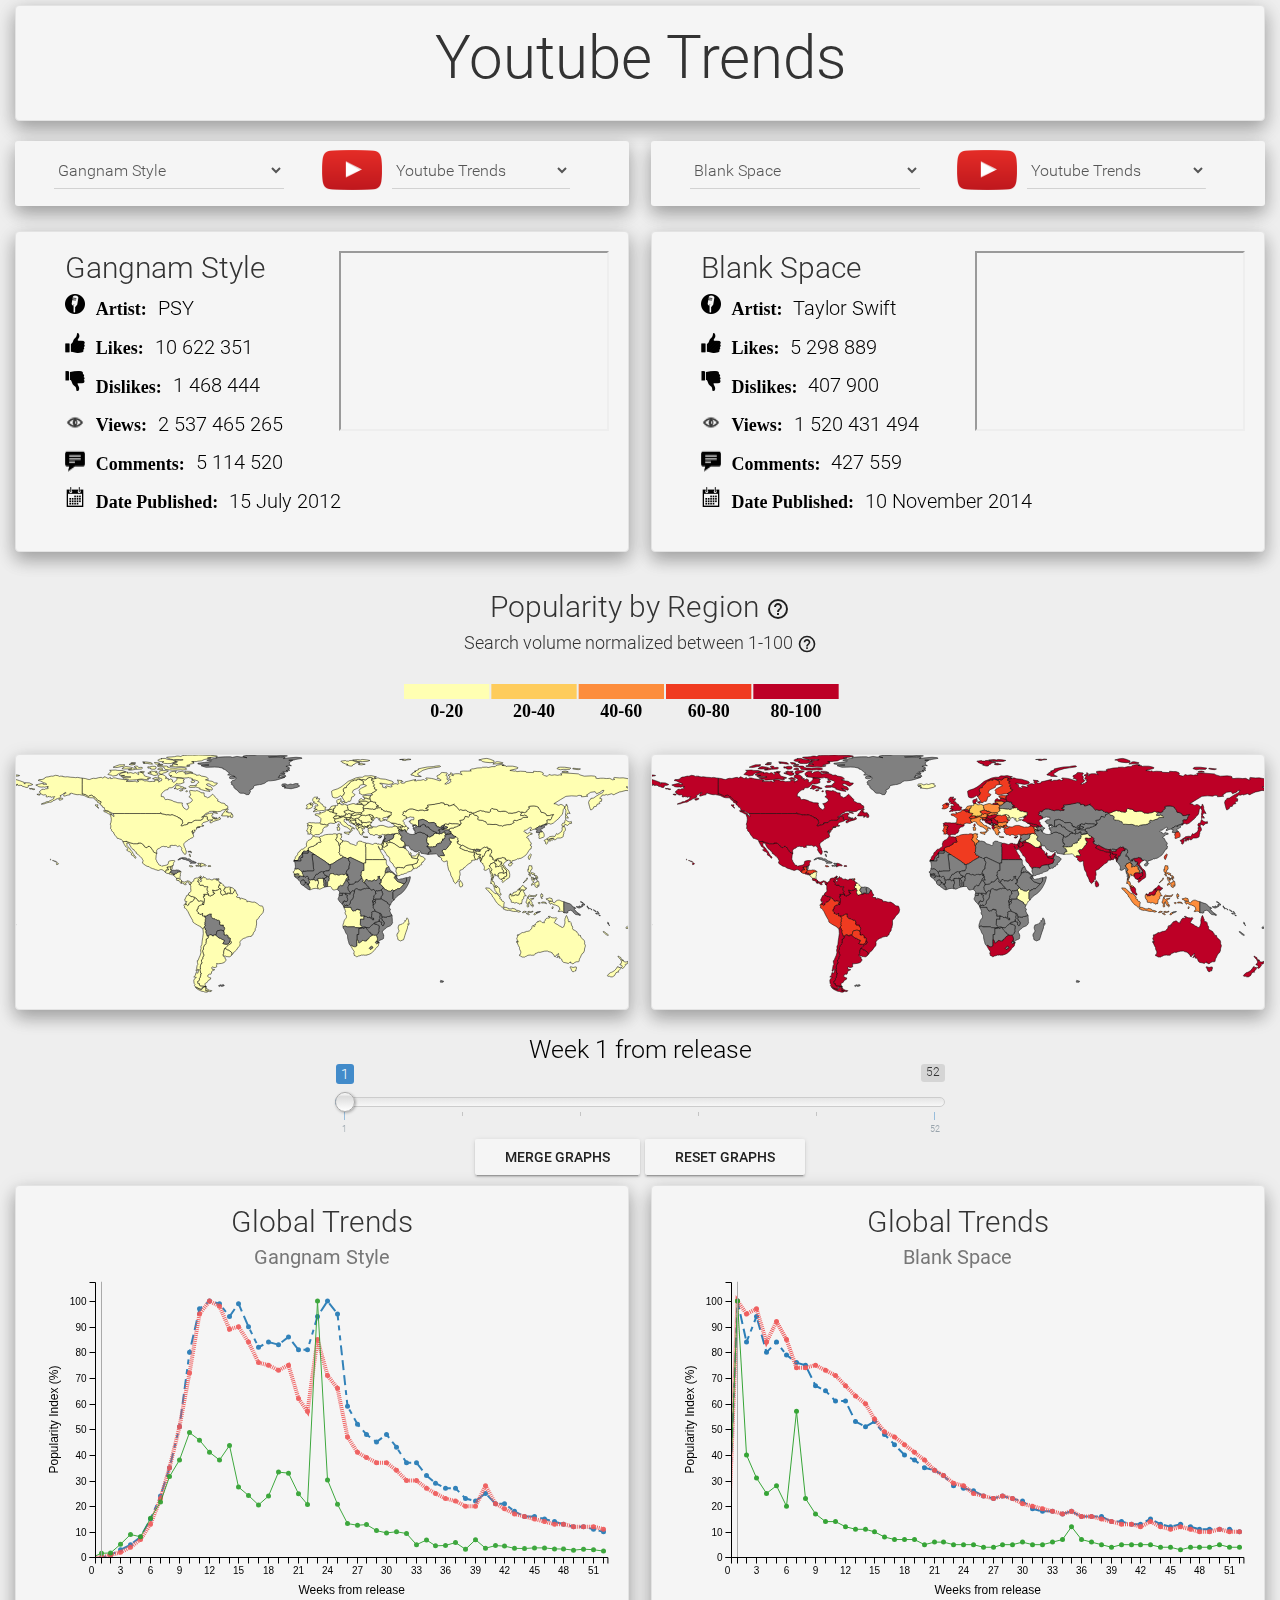
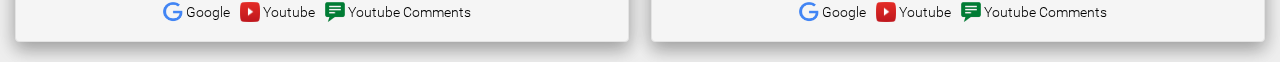
<file: www/YoutubeTrends/static/visualization.html>
<html>
<head>
    <meta charset="UTF-8">
    <title>Youtube Trends</title>
    <link rel="icon" href="img/favicon.ico">
    <link rel="stylesheet" type="text/css" href="css_dependents/roboto_fonts.min.css">
    <link rel="stylesheet" type="text/css" href="css_dependents/material_icon.min.css">
    <link rel="stylesheet" href="css_dependents/c3.min.css" type="text/css">
    <link rel="stylesheet" href="css_dependents/ion.rangeSlider.css" type="text/css">
    <link rel="stylesheet" href="css_dependents/ion.rangeSlider.skinHTML5.css" type="text/css">
    <link rel="stylesheet" href="css_dependents/bootstrap.min.css" type="text/css">
    <link rel="stylesheet" type="text/css" href="css_dependents/bootstrap-material-design.min.css">
    <link rel="stylesheet" type="text/css" href="css_dependents/ripples.min.css">
    <link rel="stylesheet" href="css/style.css" type="text/css">
    <link rel="stylesheet" href="css/top-style.css" type="text/css">

    <script src="js_dependents/jquery-2.2.1.min.js"></script>
    <script src="js_dependents/bootstrap.min.js"></script>
    <script src="js_dependents/material.min.js"></script>
    <script src="js_dependents/ripples.min.js"></script>
    <script src="js_dependents/d3.min.js" charset="utf-8"></script>
    <script src="js_dependents/d3-legend.min.js"></script>
    <script src="js_dependents/topojson.min.js"></script>
    <script src="js_dependents/datamaps.world.js"></script>
    <script src="js_dependents/c3.min.js"></script>
    <script src="js_dependents/ion.rangeSlider.min.js"></script>
    <script src="js/line-graph.js"></script>
    <script type="text/javascript" src="data/all.json"></script>


    <style>
        img {
            width: 100%;
        }

        p {
            margin-left: 30px;
            font-size: 20px;
            color: black;

        }

        h3 {
            margin-top: 3px;
            margin-left: 30px;
            font-size: 25px;
            color: black;
        }

        select {
            margin-left: 30px;
            font-size: 20px;
            color: black;
        }

        #maps {
            width: 100%;
            height: 21vw;
        }

        #leftmap {
            margin-left: 15px;
            padding: 0;
            float: left;
            width: 48%;
            height: 20vw;
            /*border: 1px solid grey;*/
            overflow: hidden;
        }

        #rightmap {
            padding: 0;
            float: right;
            margin-right: 15px;
            width: 48%;
            height: 20vw;
            /*border: 1px solid grey;*/
            overflow: hidden;
        }

        g.datamaps-subunits {
            cursor: pointer;
        }
    </style>

</head>
<body onload="changeVariable('', true);changeVariableRight()">
<div id="Top_Container">
    <div id="page-header" class="page-header well">
        <h1 id="Heading">Youtube Trends</h1>
    </div>
    <div id="top_bar">
        <div class="left">
            <div id="topbar" class="well-sm">
                <div id="lefttop" class="col-xs-5 selectContainer">
                    <select id="file_type" class="form-control" name="file_type" onchange="changeVariable('', true)">
                        <option value="GangnamStyle">Gangnam Style</option>
                        <option value="BlankSpace">Blank Space</option>
                        <option value="SeeYouAgain">See You Again</option>
                        <option value="UptownFunk">Uptown Funk</option>
                    </select>
                </div>

                <div id=middletop>
                    <img src="img/Youtube.png" alt="Symbol" id="Symbol" style="float:right;width:60px;height:40px;">
                </div>
                <div id="righttop" class="col-xs-5 selectContainer">
                    <select id="trend_type" class="form-control" name="trend_type" onchange="changeVariable('', false)" style="float:right">
                        <option value="Youtube">Youtube Trends</option>
                        <option value="Google">Google Trends</option>
                    </select>
                </div>
            </div>
        </div>
        <div class="right">
            <div id="topbar_right" class="well-sm">
                <div id="lefttop_right" class="col-xs-5 selectContainer">
                    <select id="file_type_right" class="form-control" name="file_type" onchange="changeVariable('_right', true)">
                        <option value="GangnamStyle">Gangnam Style</option>
                        <option selected="selected" value="BlankSpace">Blank Space</option>
                        <option value="SeeYouAgain">See You Again</option>
                        <option value="UptownFunk">Uptown Funk</option>
                    </select>
                </div>
                <div id=middletop_right>
                    <img src="img/Youtube.png" alt="Symbol" id="Symbol_right" style="float:right;width:60px;height:40px;">
                </div>
                <div id="righttop_right" class="col-xs-5 selectContainer">
                    <select id="trend_type_right" class="form-control" name="trend_type" onchange="changeVariable('_right', false)" style="float:right">
                        <option value="Youtube">Youtube Trends</option>
                        <option value="Google">Google Trends</option>
                    </select>
                </div>
            </div>

        </div>
    </div>
    <div id="Container_Top_Left" class="well">

        <div id="box">
            <div id="pic">
                <!-- <img id="Icon" src="img/icon.png" alt="Icon" style="float:right;width:270px;height:180px;"> -->
                <iframe id="Icon" alt="Icon" style="float:right;width:270px;height:180px;"
                        src="">
                </iframe>
            </div>
            <div id="WritingYoutube">
                <h2 style="margin-top: 0px;"><span id="Name"</span></h2>

                <p>
                    <img src="img/mic.png" alt="Like" style="float:left;width:20px;height:20px;">
                    <span class="Wrap"><span class="Label">Artist:</span><span id="Artist"></span></span>
                </p>
                <p>
                    <img src="img/like.png" alt="Like" style="float:left;width:20px;height:20px;">
                    <span class="Label">Likes:</span><span id="Likes"></span>
                </p>
                <p>
                    <img src="img/dislike.png" alt="Like" style="float:left;width:20px;height:20px;">
                    <span class="Label">Dislikes:</span><span id="Dislikes"></span>
                </p>
                <p>
                    <img src="img/eye.png" alt="Like" style="float:left;width:20px;height:25px;">
                    <span class="Label">Views:</span><span id="Views"></span>
                </p>
                <p>
                    <img src="img/comment-icon-black.png" alt="Like" style="float:left;width:20px;height:25px;">
                    <span class="Label">Comments:</span><span id="Comments"></span>
                </p>
                <p>
                    <img src="img/calendar.png" alt="Like" style="float:left;width:20px;height:20px;">
                    <span class="Label">Date Published:</span><span id="Date"></span>
                </p>
            </div>
            <div id="WritingGoogle">
                <h2 style="margin-top: 0px;"><span id="NameGoogle"></span></h2>
                <p>
                    <img src="img/mic.png" alt="Like" style="float:left;width:20px;height:20px;">
                    <span class="Wrap"><span class="Label">Artist:</span><span id="ArtistGoogle"></span></span>
                </p>
                <p>
                    <img src="img/hits.png" alt="Like" style="float:left;width:20px;height:25px;">
                    <span class="Label">Search Results:</span>~<span id="ViewGoogle"></span>
                </p>
                <p>
                    <img src="img/calendar.png" alt="Like" style="float:left;width:20px;height:20px;">
                    <span class="Label">Released:</span><span id="DatePub"></span>
                </p>
            </div>
        </div>
    </div>
    <div class="verticalLine"></div>
    <div id="Container_Top_Right" class="well">
        <div id="box_right">
            <div id="pic_right">
                <!-- <img id="Icon_right" src="img/icon.png" alt="Icon" style="float:right;width:270px;height:180px;"> -->
                <iframe id="Icon_right" alt="Icon" style="float:right;width:270px;height:180px;"
                        src="">
                </iframe>

                <div id="WritingYoutube_right">
                    <h2 style="margin-top: 0px;"><span id="Name_right"></span></h2>
                    <p>
                        <img src="img/mic.png" alt="Like" style="float:left;width:20px;height:20px;">
                        <span class="Wrap"><span class="Label">Artist:</span><span id="Artist_right"></span></span>
                    </p>
                    <p>
                        <img src="img/like.png" alt="Like" style="float:left;width:20px;height:20px;">
                        <span class="Label">Likes:</span><span id="Likes_right"></span>
                    </p>
                    <p>
                        <img src="img/dislike.png" alt="Like" style="float:left;width:20px;height:20px;">
                        <span class="Label">Dislikes:</span><span id="Dislikes_right"></span>
                    </p>
                    <p>
                        <img src="img/eye.png" alt="Like" style="float:left;width:20px;height:25px;">
                        <span class="Label">Views:</span><span id="Views_right"></span>
                    </p>
                    <p>
                        <img src="img/comment-icon-black.png" alt="Like" style="float:left;width:20px;height:25px;">
                        <span class="Label">Comments:</span><span id="Comments_right"></span>
                    </p>
                    <p>
                        <img src="img/calendar.png" alt="Like" style="float:left;width:20px;height:20px;">
                        <span class="Label">Date Published:</span><span id="Date_right"></span>
                    </p>
                </div>
                <div id="WritingGoogle_right">
                    <h2 style="margin-top: 0px;"><span id="NameGoogle_right"></span></h2>
                    <p>
                        <img src="img/mic.png" alt="Like" style="float:left;width:20px;height:20px;">
                        <span class="Wrap"><span class="Label">Artist:</span><span id="ArtistGoogle_right"></span></span>
                    </p>
                    <p>
                        <img src="img/hits.png" alt="Like" style="float:left;width:20px;height:25px;">
                        <span class="Label">Search Results:</span>~<span id="ViewGoogle_right"></span>
                    </p>
                    <p>
                        <img src="img/calendar.png" alt="Like" style="float:left;width:20px;height:20px;">
                        <span class="Label">Released:</span><span id="DatePub_right"></span>
                    </p>
                </div>
            </div>
        </div>
    </div>
</div>
<div id="pop">

    <h2>Popularity by Region
        <a tabindex="0" class="help_button btn btn-sm btn-default" role="button" data-toggle="popover" data-trigger="focus"
           data-content="The map and line graphs are zoomable using scroll<br/><br/>Click on a country to show its data on the line graph">
            <i class="material-icons help_icon">help_outline</i></a></h2>
    <h4>
        Search volume normalized between 1-100
        <a tabindex="0" class="help_button btn btn-sm btn-default" role="button" data-toggle="popover" data-trigger="focus"
           data-content="For each country, the week with the most searches is given a score of 100, every other week normalised with respect to that">
            <i id="normalise_popup" class="material-icons help_icon">help_outline</i></a>
    </h4>
    <svg id="legendsvg" style="width:40%;height:10%;display:block;margin:0 auto;"></svg>
</div>
<div id='maps'>
    <div id='leftmap' class="well"></div>
    <div id='rightmap' class="well"></div>
</div>
<div id='slider_container' class='container'>
    <h3 id="week_slider_header" class="output">Week 1 from release</h3>
    <input type="text" id="slider" name="slider" value=""/>
</div>
<div id="line_graphs">
    <div id='merge_button'>
        <a href="javascript:mergeClick()" id="merge" class="btn btn-raised btn-default">Merge graphs
            <div class="ripple-container"></div>
        </a>
        <a href="javascript:resetGraphs()" id="reset" class="btn btn-raised btn-default">Reset Graphs
            <div class="ripple-container"></div>
        </a>
    </div>
    <div id='left_container' class='container left_container well'>
        <h2 id="line_graph_1_header" class="line_graph_header">Global Trends</h2>
        <h2 class="line_graph_header">
            <small id="line_graph_1_subheader">Gangnam Style</small>
        </h2>
        <div id="line_graph_1" class="graph"></div>
        <div id="line_graph_1_legend" class="line_graph_legend"></div>
    </div>
    <div id='right_container' class='container right_container well'>
        <h2 id="line_graph_2_header" class="line_graph_header">Global Trends</h2>
        <h2 class="line_graph_header">
            <small id="line_graph_2_subheader">Blank Space</small>
        </h2>
        <div id="line_graph_2" class="graph"></div>
        <div id="line_graph_2_legend" class="line_graph_legend"></div>
    </div>
    <div id="merge_container" class="well">
        <h2 class="line_graph_header" id="line_graph_merged_header">Merged Popularity Trends</h2>
        <h2 class="line_graph_header">
            <small id="line_graph_merge_subheader">Gangnam Style Global vs Blank Space Global</small>
        </h2>


        <div id="line_graph_merged" class="graph"></div>
        <div id="line_graph_merged_legend" class="line_graph_legend"></div>
    </div>
</div>
<script>

    $(document).ready(function () {
        var l = $("#topbar");
        var r = $("#topbar_right");
        var posl = l.position();
        var posr = r.position();
        $(window).scroll(function () {
            var windowpos = $(window).scrollTop();
            if (windowpos >= posl.top && windowpos >= posr.top) {
                $('#topbar').css({position: 'fixed'});
                $('#topbar_right').css({position: 'fixed'});
                r.addClass("stick");
                l.addClass("stick");
            } else {
                $('#topbar').css({position: 'absolute'});
                $('#topbar_right').css({position: 'absolute'});
                r.removeClass("stick");
                l.removeClass("stick");
            }
        });
    });
    $("#slider").ionRangeSlider({
        grid: true,
        min: 1,
        max: 52,
        step: 1,
        grid_num: 1,
        onChange: function (data) {
            var from = data.from;
            $(".output").text("Week " + from + " from release");
            setWeek(from);

        },
        onFinish: function (data) {
            setAxisGrid(data.from);
        }
    });

    $(function () {
        $('[data-toggle="popover"]').popover({html: true});
    });
    $(function () {
        $.material.init();
    });
</script>
</body>
<script src="js/left-top.js"></script>
<script src="js/right-top.js"></script>
<script src="js/maps.js"></script>
</html>
</file>
<file: www/YoutubeTrends/static/css_dependents/ion.rangeSlider.css>
/* Ion.RangeSlider
// css version 2.0.3
// © 2013-2014 Denis Ineshin | IonDen.com
// ===================================================================================================================*/

/* =====================================================================================================================
// RangeSlider */

.irs {
    position: relative; display: block;
    -webkit-touch-callout: none;
    -webkit-user-select: none;
     -khtml-user-select: none;
       -moz-user-select: none;
        -ms-user-select: none;
            user-select: none;
}
    .irs-line {
        position: relative; display: block;
        overflow: hidden;
        outline: none !important;
    }
        .irs-line-left, .irs-line-mid, .irs-line-right {
            position: absolute; display: block;
            top: 0;
        }
        .irs-line-left {
            left: 0; width: 11%;
        }
        .irs-line-mid {
            left: 9%; width: 82%;
        }
        .irs-line-right {
            right: 0; width: 11%;
        }

    .irs-bar {
        position: absolute; display: block;
        left: 0; width: 0;
    }
        .irs-bar-edge {
            position: absolute; display: block;
            top: 0; left: 0;
        }

    .irs-shadow {
        position: absolute; display: none;
        left: 0; width: 0;
    }

    .irs-slider {
        position: absolute; display: block;
        cursor: default;
        z-index: 1;
    }
        .irs-slider.single {

        }
        .irs-slider.from {

        }
        .irs-slider.to {

        }
        .irs-slider.type_last {
            z-index: 2;
        }

    .irs-min {
        position: absolute; display: block;
        left: 0;
        cursor: default;
    }
    .irs-max {
        position: absolute; display: block;
        right: 0;
        cursor: default;
    }

    .irs-from, .irs-to, .irs-single {
        position: absolute; display: block;
        top: 0; left: 0;
        cursor: default;
        white-space: nowrap;
    }

.irs-grid {
    position: absolute; display: none;
    bottom: 0; left: 0;
    width: 100%; height: 20px;
}
.irs-with-grid .irs-grid {
    display: block;
}
    .irs-grid-pol {
        position: absolute;
        top: 0; left: 0;
        width: 1px; height: 8px;
        background: #000;
    }
    .irs-grid-pol.small {
        height: 4px;
    }
    .irs-grid-text {
        position: absolute;
        bottom: 0; left: 0;
        white-space: nowrap;
        text-align: center;
        font-size: 9px; line-height: 9px;
        padding: 0 3px;
        color: #000;
    }

.irs-disable-mask {
    position: absolute; display: block;
    top: 0; left: -1%;
    width: 102%; height: 100%;
    cursor: default;
    background: rgba(0,0,0,0.0);
    z-index: 2;
}
.irs-disabled {
    opacity: 0.4;
}
.lt-ie9 .irs-disabled {
    filter: alpha(opacity=40);
}


.irs-hidden-input {
    position: absolute !important;
    display: block !important;
    top: 0 !important;
    left: 0 !important;
    width: 0 !important;
    height: 0 !important;
    font-size: 0 !important;
    line-height: 0 !important;
    padding: 0 !important;
    margin: 0 !important;
    outline: none !important;
    z-index: -9999 !important;
    background: none !important;
    border-style: solid !important;
    border-color: transparent !important;
}
</file>
<file: www/YoutubeTrends/static/css_dependents/ion.rangeSlider.skinHTML5.css>
/* Ion.RangeSlider, Simple Skin
// css version 2.0.3
// © Denis Ineshin, 2014    https://github.com/IonDen
// © guybowden, 2014        https://github.com/guybowden
// ===================================================================================================================*/

/* =====================================================================================================================
// Skin details */

.irs {
    height: 55px;
}
.irs-with-grid {
    height: 75px;
}
.irs-line {
    height: 10px; top: 33px;
    background: #EEE;
    background: linear-gradient(to bottom, #DDD -50%, #FFF 150%); /* W3C */
    border: 1px solid #CCC;
    border-radius: 16px;
    -moz-border-radius: 16px;
}
    .irs-line-left {
        height: 8px;
    }
    .irs-line-mid {
        height: 8px;
    }
    .irs-line-right {
        height: 8px;
    }

.irs-bar {
    height: 10px; top: 33px;
    border-top: 1px solid #428bca;
    border-bottom: 1px solid #428bca;
    background: #428bca;
    background: linear-gradient(to top, rgba(66,139,202,1) 0%,rgba(127,195,232,1) 100%); /* W3C */
}
    .irs-bar-edge {
        height: 10px; top: 33px;
        width: 14px;
        border: 1px solid #428bca;
        border-right: 0;
        background: #428bca;
        background: linear-gradient(to top, rgba(66,139,202,1) 0%,rgba(127,195,232,1) 100%); /* W3C */
        border-radius: 16px 0 0 16px;
        -moz-border-radius: 16px 0 0 16px;
    }

.irs-shadow {
    height: 2px; top: 38px;
    background: #000;
    opacity: 0.3;
    border-radius: 5px;
    -moz-border-radius: 5px;
}
.lt-ie9 .irs-shadow {
    filter: alpha(opacity=30);
}

.irs-slider {
    top: 25px;
    width: 27px; height: 27px;
    border: 1px solid #AAA;
    background: #DDD;
    background: linear-gradient(to bottom, rgba(255,255,255,1) 0%,rgba(220,220,220,1) 20%,rgba(255,255,255,1) 100%); /* W3C */
    border-radius: 27px;
    -moz-border-radius: 27px;
    box-shadow: 1px 1px 3px rgba(0,0,0,0.3);
    cursor: pointer;
}

.irs-slider.state_hover, .irs-slider:hover {
    background: #FFF;
}

.irs-min, .irs-max {
    color: #333;
    font-size: 12px; line-height: 1.333;
    text-shadow: none;
    top: 0;
    padding: 1px 5px;
    background: rgba(0,0,0,0.1);
    border-radius: 3px;
    -moz-border-radius: 3px;
}

.lt-ie9 .irs-min, .lt-ie9 .irs-max {
    background: #ccc;
}

.irs-from, .irs-to, .irs-single {
    color: #fff;
    font-size: 14px; line-height: 1.333;
    text-shadow: none;
    padding: 1px 5px;
    background: #428bca;
    border-radius: 3px;
    -moz-border-radius: 3px;
}
.lt-ie9 .irs-from, .lt-ie9 .irs-to, .lt-ie9 .irs-single {
    background: #999;
}

.irs-grid {
    height: 27px;
}
.irs-grid-pol {
    opacity: 0.5;
    background: #428bca;
}
.irs-grid-pol.small {
    background: #999;
}

.irs-grid-text {
    bottom: 5px;
    color: #99a4ac;
}

.irs-disabled {
}
</file>
<file: www/YoutubeTrends/static/css/style.css>
#normalise_popup {
    font-size: 20px;
}

#merge_button, .legend {
    text-align: center
}

#week_slider_header {
    margin-bottom: 0px;
    width: 100%;
    margin-left: 0px;
    text-align: center;
}

.form-group {
    padding-bottom: 0;
    margin: 0
}

.Label {
    background-color: transparent
}

#file_type, #file_type_right, #trend_type, #trend_type_right {
    display: block;
    height: 36px;
    width: 100%;
    border: none;
    border-radius: 0 !important;
    font-size: 16px;
    font-weight: 300;
    padding: 0;
    background-color: transparent;
    box-shadow: none;
    -webkit-appearance: menulist;
    -moz-appearance: menulist;
    appearance: menulist
}

.well, .well-sm {
    box-shadow: 0 8px 17px 0 rgba(0, 0, 0, .2), 0 6px 20px 0 rgba(0, 0, 0, .19);
    -webkit-box-shadow: 0 8px 17px 0 rgba(0, 0, 0, .2), 0 6px 20px 0 rgba(0, 0, 0, .19);
    background-color: #F5F5F5
}

#line_graph_1 {
    width: 100%
}

.c3-line-google {
    stroke-width: 2px;
    stroke-dasharray: 5, 5, 5, 5, 5, 5, 10, 5, 10, 5, 10, 5
}

.c3-line-youtube {
    stroke-width: 4px;
    stroke-dasharray: 1, 1
}

.c3-line-youtubeComments {
    stroke-width: 1px
}

.rangeslider {
    width: 100%;
    height: 10px
}

.rangeslider__fill {
    background: #FA9150 !important
}

.rangeslider__handle {
    top: -5px !important;
    width: 20px !important;
    height: 20px !important
}

.c3 {
    font: 10px Helvetica
}

#line_graph_merged_legend, .c3-axis-x-label, .c3-axis-y-label {
    font-size: 12px
}

.line_graph_legend {
    width: 100%;
    margin-top: 5px
}

.line_graph_header {
    text-align: center;
    margin-top: 0
}

.left_container {
    float: left
}

#left_container {
    width: 48%;
    margin-left: 15px
}

#right_container {
    width: 48%;
    margin-right: 15px
}

.right_container {
    float: right
}

.container {
    width: 50%
}

#merge_button {
    width: 100%;
    margin-bottom: 0px
}

.legend span {
    padding-right: 10px;
    cursor: pointer;
    color: #000
}

#merge_container {
    display: none;
    margin-bottom: 20px;
    width: 100%;
    margin-left: 15px;
    margin-right: 15px
}

#line_graph_merged_header {
    margin-top: 0px
}

#slider_container {
    margin-top: 10px
}

.irs-slider {
    top: 28px;
    width: 20px;
    height: 20px
}

.btn-default {
    background-color: #F5F5F5 !important
}

#merge, #reset {
    margin-top: 0px;
}

.help_icon {
    cursor: pointer;
}

.help_button {
    margin: 0 !important;
    padding: 0 !important;
    background-color: transparent !important;
}

.popover {
    max-width: 400px;
}

.popover-content {
    font-family: Roboto,Helvetica,Arial,sans-serif;
    font-weight: 300;
    color: white;
}
</file>
<file: www/YoutubeTrends/static/css/top-style.css>
#righttop, #righttop_right {
    float: right;
    padding-right: 50px
}

#lefttop, #lefttop_right, #righttop, #righttop_right {
    width: 40%;
    padding-top: 0
}

#Top_Container, #box, #box_right {
    display: block;
    margin: 0;
    width: 100%
}

#Heading, #pop {
    text-align: center
}

#Top_Container {
    z-index: 999;
    height: 565px
}

#Container_Top_Left {
    float: left;
    display: block;
    margin: 15px 0 0 15px;
    width: 48%;
    padding-bottom: 0
}

#middletop, #middletop_right {
    float: left;
    display: block;
    margin: 0;
    padding-left: 0;
    width: 20%
}

#righttop {
    display: block;
    margin: 0
}

#lefttop {
    float: left;
    display: block;
    margin: 0;
    padding-left: 0
}

#Container_Top_Right {
    float: right;
    margin-right: 15px;
    display: block;
    width: 48%;
    margin-top: 15px;
    padding-bottom: 0
}

#righttop_right {
    display: block;
    margin: 0
}

#lefttop_right {
    float: left;
    display: block;
    margin: 0;
    padding-left: 0;
    height: 40px
}

#WritingGoogle, #WritingGoogle_right {
    display: block;
    padding-top: 0px
}

#WritingYoutube, #WritingYoutube_right {
    display: block;
    padding-top: 0
}

#box, #box_right {
    float: left;
    padding: 0;
    height: 300px
}

#Heading {
    font-size: 60px;
    margin-top: 0
}

.form-control {
    cursor: pointer;
    width: 103% !important;
    height: 40px !important
}

#topbar, #topbar_right {
    width: 48%;
    position: absolute
}

#vislink {
    display: inline-block;
    position: absolute;
    right: 15px
}

#Name, #NameGoogle, #NameGoogle_right, #Name_right {
    margin-left: 30px
}

#topbar_right {
    right: 15px
}

.Wrap {
    display: inline-block;
    width: 200px;
    word-wrap: break-word
}

.Label {
    font-family: "Times New Roman", Georgia, Serif;
    font-size: 18px;
    color: #000
}

.stick {
    width: 50%;
    position: fixed;
    top: 0
}

.vstick {
    display: inline-block;
    position: fixed;
    top: 0
}

.page-header {
    margin-top: 20px
}

.verticalLine {
    border-left: thick solid red
}

.right {
    float: left;
    margin-left: 20px
}

.left {
    float: left;
    margin-left: 15px
}

#page-header {
    margin-top: 5px;
    margin-right: 15px;
    margin-left: 15px
}

#top_bar {
    height: 75px
}
</file>
<file: www/YoutubeTrends/static/css_dependents/roboto_fonts.min.css>
@font-face{font-family:Roboto;font-style:normal;font-weight:300;src:local('Roboto Light'),local('Roboto-Light'),url(wolf2_dependents/0eC6fl06luXEYWpBSJvXCBJtnKITppOI_IvcXXDNrsc.woff2) format('woff2');unicode-range:U+0460-052F,U+20B4,U+2DE0-2DFF,U+A640-A69F}@font-face{font-family:Roboto;font-style:normal;font-weight:300;src:local('Roboto Light'),local('Roboto-Light'),url(wolf2_dependents/Fl4y0QdOxyyTHEGMXX8kcRJtnKITppOI_IvcXXDNrsc.woff2) format('woff2');unicode-range:U+0400-045F,U+0490-0491,U+04B0-04B1,U+2116}@font-face{font-family:Roboto;font-style:normal;font-weight:300;src:local('Roboto Light'),local('Roboto-Light'),url(wolf2_dependents/-L14Jk06m6pUHB-5mXQQnRJtnKITppOI_IvcXXDNrsc.woff2) format('woff2');unicode-range:U+1F00-1FFF}@font-face{font-family:Roboto;font-style:normal;font-weight:300;src:local('Roboto Light'),local('Roboto-Light'),url(wolf2_dependents/I3S1wsgSg9YCurV6PUkTORJtnKITppOI_IvcXXDNrsc.woff2) format('woff2');unicode-range:U+0370-03FF}@font-face{font-family:Roboto;font-style:normal;font-weight:300;src:local('Roboto Light'),local('Roboto-Light'),url(wolf2_dependents/NYDWBdD4gIq26G5XYbHsFBJtnKITppOI_IvcXXDNrsc.woff2) format('woff2');unicode-range:U+0102-0103,U+1EA0-1EF1,U+20AB}@font-face{font-family:Roboto;font-style:normal;font-weight:300;src:local('Roboto Light'),local('Roboto-Light'),url(wolf2_dependents/Pru33qjShpZSmG3z6VYwnRJtnKITppOI_IvcXXDNrsc.woff2) format('woff2');unicode-range:U+0100-024F,U+1E00-1EFF,U+20A0-20AB,U+20AD-20CF,U+2C60-2C7F,U+A720-A7FF}@font-face{font-family:Roboto;font-style:normal;font-weight:300;src:local('Roboto Light'),local('Roboto-Light'),url(wolf2_dependents/Hgo13k-tfSpn0qi1SFdUfVtXRa8TVwTICgirnJhmVJw.woff2) format('woff2');unicode-range:U+0000-00FF,U+0131,U+0152-0153,U+02C6,U+02DA,U+02DC,U+2000-206F,U+2074,U+20AC,U+2212,U+2215,U+E0FF,U+EFFD,U+F000}@font-face{font-family:Roboto;font-style:normal;font-weight:400;src:local('Roboto'),local('Roboto-Regular'),url(wolf2_dependents/ek4gzZ-GeXAPcSbHtCeQI_esZW2xOQ-xsNqO47m55DA.woff2) format('woff2');unicode-range:U+0460-052F,U+20B4,U+2DE0-2DFF,U+A640-A69F}@font-face{font-family:Roboto;font-style:normal;font-weight:400;src:local('Roboto'),local('Roboto-Regular'),url(wolf2_dependents/mErvLBYg_cXG3rLvUsKT_fesZW2xOQ-xsNqO47m55DA.woff2) format('woff2');unicode-range:U+0400-045F,U+0490-0491,U+04B0-04B1,U+2116}@font-face{font-family:Roboto;font-style:normal;font-weight:400;src:local('Roboto'),local('Roboto-Regular'),url(wolf2_dependents/-2n2p-_Y08sg57CNWQfKNvesZW2xOQ-xsNqO47m55DA.woff2) format('woff2');unicode-range:U+1F00-1FFF}@font-face{font-family:Roboto;font-style:normal;font-weight:400;src:local('Roboto'),local('Roboto-Regular'),url(wolf2_dependents/u0TOpm082MNkS5K0Q4rhqvesZW2xOQ-xsNqO47m55DA.woff2) format('woff2');unicode-range:U+0370-03FF}@font-face{font-family:Roboto;font-style:normal;font-weight:400;src:local('Roboto'),local('Roboto-Regular'),url(wolf2_dependents/NdF9MtnOpLzo-noMoG0miPesZW2xOQ-xsNqO47m55DA.woff2) format('woff2');unicode-range:U+0102-0103,U+1EA0-1EF1,U+20AB}@font-face{font-family:Roboto;font-style:normal;font-weight:400;src:local('Roboto'),local('Roboto-Regular'),url(wolf2_dependents/Fcx7Wwv8OzT71A3E1XOAjvesZW2xOQ-xsNqO47m55DA.woff2) format('woff2');unicode-range:U+0100-024F,U+1E00-1EFF,U+20A0-20AB,U+20AD-20CF,U+2C60-2C7F,U+A720-A7FF}@font-face{font-family:Roboto;font-style:normal;font-weight:400;src:local('Roboto'),local('Roboto-Regular'),url(wolf2_dependents/CWB0XYA8bzo0kSThX0UTuA.woff2) format('woff2');unicode-range:U+0000-00FF,U+0131,U+0152-0153,U+02C6,U+02DA,U+02DC,U+2000-206F,U+2074,U+20AC,U+2212,U+2215,U+E0FF,U+EFFD,U+F000}@font-face{font-family:Roboto;font-style:normal;font-weight:500;src:local('Roboto Medium'),local('Roboto-Medium'),url(wolf2_dependents/ZLqKeelYbATG60EpZBSDyxJtnKITppOI_IvcXXDNrsc.woff2) format('woff2');unicode-range:U+0460-052F,U+20B4,U+2DE0-2DFF,U+A640-A69F}@font-face{font-family:Roboto;font-style:normal;font-weight:500;src:local('Roboto Medium'),local('Roboto-Medium'),url(wolf2_dependents/oHi30kwQWvpCWqAhzHcCSBJtnKITppOI_IvcXXDNrsc.woff2) format('woff2');unicode-range:U+0400-045F,U+0490-0491,U+04B0-04B1,U+2116}@font-face{font-family:Roboto;font-style:normal;font-weight:500;src:local('Roboto Medium'),local('Roboto-Medium'),url(wolf2_dependents/rGvHdJnr2l75qb0YND9NyBJtnKITppOI_IvcXXDNrsc.woff2) format('woff2');unicode-range:U+1F00-1FFF}@font-face{font-family:Roboto;font-style:normal;font-weight:500;src:local('Roboto Medium'),local('Roboto-Medium'),url(wolf2_dependents/mx9Uck6uB63VIKFYnEMXrRJtnKITppOI_IvcXXDNrsc.woff2) format('woff2');unicode-range:U+0370-03FF}@font-face{font-family:Roboto;font-style:normal;font-weight:500;src:local('Roboto Medium'),local('Roboto-Medium'),url(wolf2_dependents/mbmhprMH69Zi6eEPBYVFhRJtnKITppOI_IvcXXDNrsc.woff2) format('woff2');unicode-range:U+0102-0103,U+1EA0-1EF1,U+20AB}@font-face{font-family:Roboto;font-style:normal;font-weight:500;src:local('Roboto Medium'),local('Roboto-Medium'),url(wolf2_dependents/oOeFwZNlrTefzLYmlVV1UBJtnKITppOI_IvcXXDNrsc.woff2) format('woff2');unicode-range:U+0100-024F,U+1E00-1EFF,U+20A0-20AB,U+20AD-20CF,U+2C60-2C7F,U+A720-A7FF}@font-face{font-family:Roboto;font-style:normal;font-weight:500;src:local('Roboto Medium'),local('Roboto-Medium'),url(wolf2_dependents/RxZJdnzeo3R5zSexge8UUVtXRa8TVwTICgirnJhmVJw.woff2) format('woff2');unicode-range:U+0000-00FF,U+0131,U+0152-0153,U+02C6,U+02DA,U+02DC,U+2000-206F,U+2074,U+20AC,U+2212,U+2215,U+E0FF,U+EFFD,U+F000}@font-face{font-family:Roboto;font-style:normal;font-weight:700;src:local('Roboto Bold'),local('Roboto-Bold'),url(wolf2_dependents/77FXFjRbGzN4aCrSFhlh3hJtnKITppOI_IvcXXDNrsc.woff2) format('woff2');unicode-range:U+0460-052F,U+20B4,U+2DE0-2DFF,U+A640-A69F}@font-face{font-family:Roboto;font-style:normal;font-weight:700;src:local('Roboto Bold'),local('Roboto-Bold'),url(wolf2_dependents/isZ-wbCXNKAbnjo6_TwHThJtnKITppOI_IvcXXDNrsc.woff2) format('woff2');unicode-range:U+0400-045F,U+0490-0491,U+04B0-04B1,U+2116}@font-face{font-family:Roboto;font-style:normal;font-weight:700;src:local('Roboto Bold'),local('Roboto-Bold'),url(wolf2_dependents/UX6i4JxQDm3fVTc1CPuwqhJtnKITppOI_IvcXXDNrsc.woff2) format('woff2');unicode-range:U+1F00-1FFF}@font-face{font-family:Roboto;font-style:normal;font-weight:700;src:local('Roboto Bold'),local('Roboto-Bold'),url(wolf2_dependents/jSN2CGVDbcVyCnfJfjSdfBJtnKITppOI_IvcXXDNrsc.woff2) format('woff2');unicode-range:U+0370-03FF}@font-face{font-family:Roboto;font-style:normal;font-weight:700;src:local('Roboto Bold'),local('Roboto-Bold'),url(wolf2_dependents/PwZc-YbIL414wB9rB1IAPRJtnKITppOI_IvcXXDNrsc.woff2) format('woff2');unicode-range:U+0102-0103,U+1EA0-1EF1,U+20AB}@font-face{font-family:Roboto;font-style:normal;font-weight:700;src:local('Roboto Bold'),local('Roboto-Bold'),url(wolf2_dependents/97uahxiqZRoncBaCEI3aWxJtnKITppOI_IvcXXDNrsc.woff2) format('woff2');unicode-range:U+0100-024F,U+1E00-1EFF,U+20A0-20AB,U+20AD-20CF,U+2C60-2C7F,U+A720-A7FF}@font-face{font-family:Roboto;font-style:normal;font-weight:700;src:local('Roboto Bold'),local('Roboto-Bold'),url(wolf2_dependents/d-6IYplOFocCacKzxwXSOFtXRa8TVwTICgirnJhmVJw.woff2) format('woff2');unicode-range:U+0000-00FF,U+0131,U+0152-0153,U+02C6,U+02DA,U+02DC,U+2000-206F,U+2074,U+20AC,U+2212,U+2215,U+E0FF,U+EFFD,U+F000}
</file>
<file: www/YoutubeTrends/static/css_dependents/material_icon.min.css>
@font-face{font-family:'Material Icons';font-style:normal;font-weight:400;src:local('Material Icons'),local('MaterialIcons-Regular'),url(wolf2_dependents/2fcrYFNaTjcS6g4U3t-Y5ZjZjT5FdEJ140U2DJYC3mY.woff2) format('woff2')}.material-icons{font-family:'Material Icons';font-weight:400;font-style:normal;font-size:24px;line-height:1;letter-spacing:normal;text-transform:none;display:inline-block;white-space:nowrap;word-wrap:normal;direction:ltr;-webkit-font-feature-settings:'liga';-webkit-font-smoothing:antialiased}
</file>
<file: www/YoutubeTrends/static/css_dependents/c3.min.css>
.c3 svg{font:10px sans-serif;-webkit-tap-highlight-color:transparent}.c3 line,.c3 path{fill:none;stroke:#000}.c3 text{-webkit-user-select:none;-moz-user-select:none;user-select:none}.c3-bars path,.c3-event-rect,.c3-legend-item-tile,.c3-xgrid-focus,.c3-ygrid{shape-rendering:crispEdges}.c3-chart-arc path{stroke:#fff}.c3-chart-arc text{fill:#fff;font-size:13px}.c3-grid line{stroke:#aaa}.c3-grid text{fill:#aaa}.c3-xgrid,.c3-ygrid{stroke-dasharray:3 3}.c3-text.c3-empty{fill:gray;font-size:2em}.c3-line{stroke-width:1px}.c3-circle._expanded_{stroke-width:1px;stroke:#fff}.c3-selected-circle{fill:#fff;stroke-width:2px}.c3-bar{stroke-width:0}.c3-bar._expanded_{fill-opacity:.75}.c3-target.c3-focused{opacity:1}.c3-target.c3-focused path.c3-line,.c3-target.c3-focused path.c3-step{stroke-width:2px}.c3-target.c3-defocused{opacity:.3!important}.c3-region{fill:#4682b4;fill-opacity:.1}.c3-brush .extent{fill-opacity:.1}.c3-legend-item{font-size:12px}.c3-legend-item-hidden{opacity:.15}.c3-legend-background{opacity:.75;fill:#fff;stroke:#d3d3d3;stroke-width:1}.c3-title{font:14px sans-serif}.c3-tooltip-container{z-index:10}.c3-tooltip{border-collapse:collapse;border-spacing:0;background-color:#fff;empty-cells:show;-webkit-box-shadow:7px 7px 12px -9px #777;-moz-box-shadow:7px 7px 12px -9px #777;box-shadow:7px 7px 12px -9px #777;opacity:.9}.c3-tooltip tr{border:1px solid #CCC}.c3-tooltip th{background-color:#aaa;font-size:14px;padding:2px 5px;text-align:left;color:#FFF}.c3-tooltip td{font-size:13px;padding:3px 6px;background-color:#fff;border-left:1px dotted #999}.c3-tooltip td>span{display:inline-block;width:10px;height:10px;margin-right:6px}.c3-tooltip td.value{text-align:right}.c3-area{stroke-width:0;opacity:.2}.c3-chart-arcs-title{dominant-baseline:middle;font-size:1.3em}.c3-chart-arcs .c3-chart-arcs-background{fill:#e0e0e0;stroke:none}.c3-chart-arcs .c3-chart-arcs-gauge-unit{fill:#000;font-size:16px}.c3-chart-arcs .c3-chart-arcs-gauge-max,.c3-chart-arcs .c3-chart-arcs-gauge-min{fill:#777}.c3-chart-arc .c3-gauge-value{fill:#000}
</file>
<file: www/YoutubeTrends/static/css_dependents/ripples.min.css>
.withripple{position:relative}.ripple-container{position:absolute;top:0;left:0;z-index:1;width:100%;height:100%;overflow:hidden;border-radius:inherit;pointer-events:none}.ripple{position:absolute;width:20px;height:20px;margin-left:-10px;margin-top:-10px;border-radius:100%;background-color:#000;background-color:rgba(0,0,0,.05);-webkit-transform:scale(1);-ms-transform:scale(1);-o-transform:scale(1);transform:scale(1);-webkit-transform-origin:50%;-ms-transform-origin:50%;-o-transform-origin:50%;transform-origin:50%;opacity:0;pointer-events:none}.ripple.ripple-on{-webkit-transition:opacity .15s ease-in 0s,-webkit-transform .5s cubic-bezier(.4,0,.2,1) .1s;-o-transition:opacity .15s ease-in 0s,-o-transform .5s cubic-bezier(.4,0,.2,1) .1s;transition:opacity .15s ease-in 0s,transform .5s cubic-bezier(.4,0,.2,1) .1s;opacity:.1}.ripple.ripple-out{-webkit-transition:opacity .1s linear 0s!important;-o-transition:opacity .1s linear 0s!important;transition:opacity .1s linear 0s!important;opacity:0}
/*# sourceMappingURL=ripples.min.css.map */
</file>
